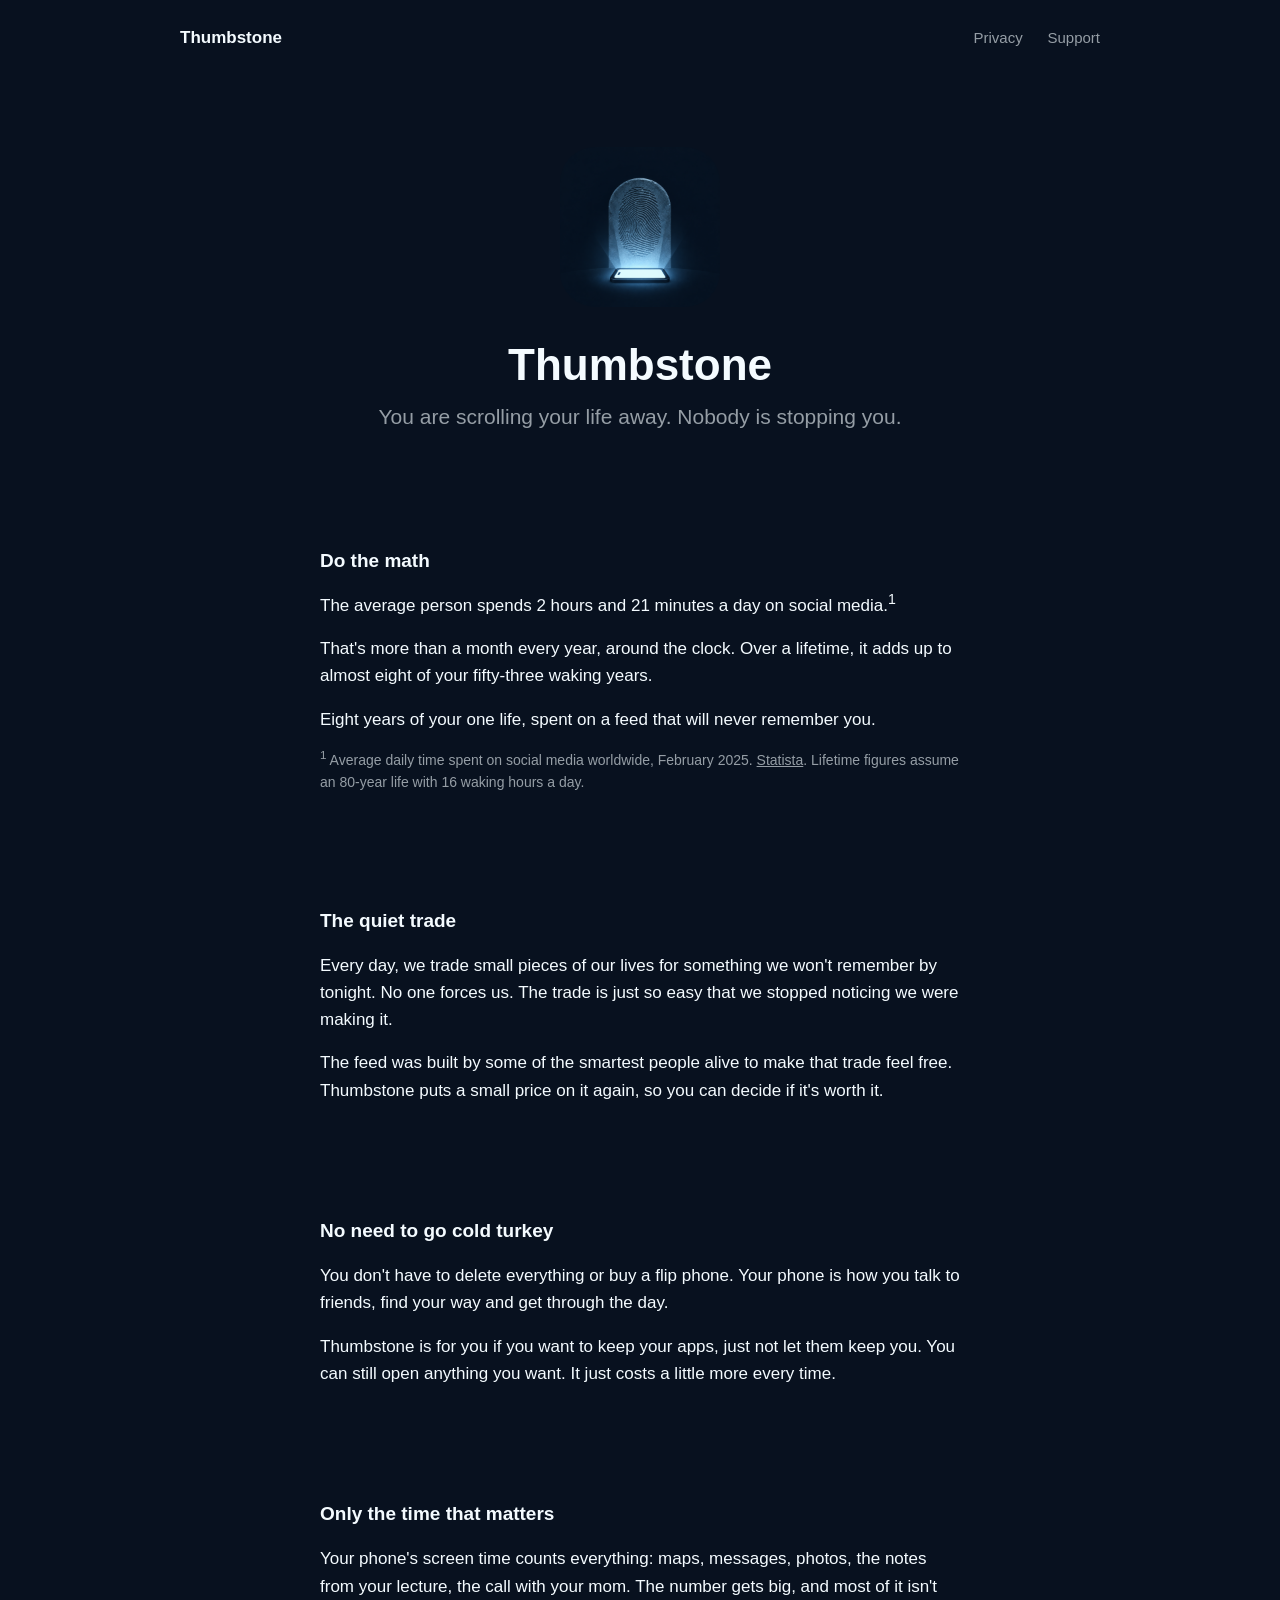
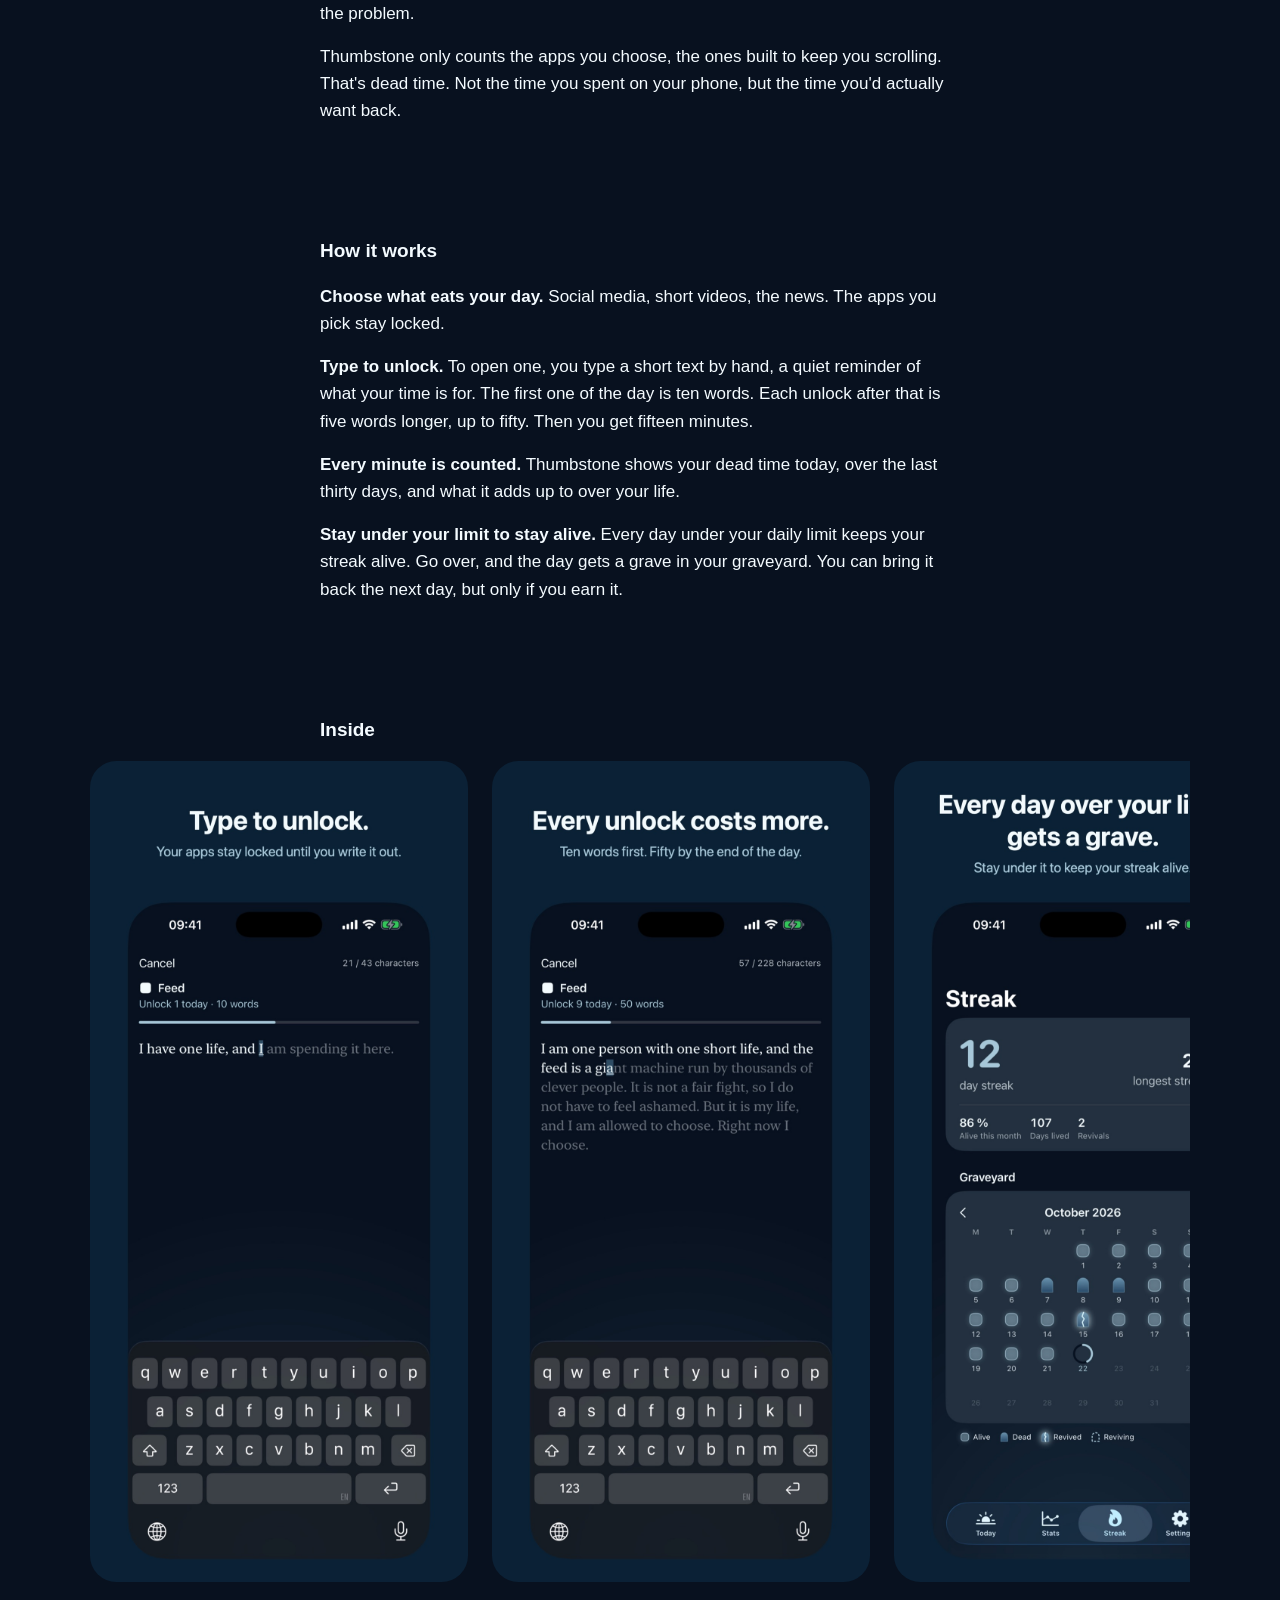
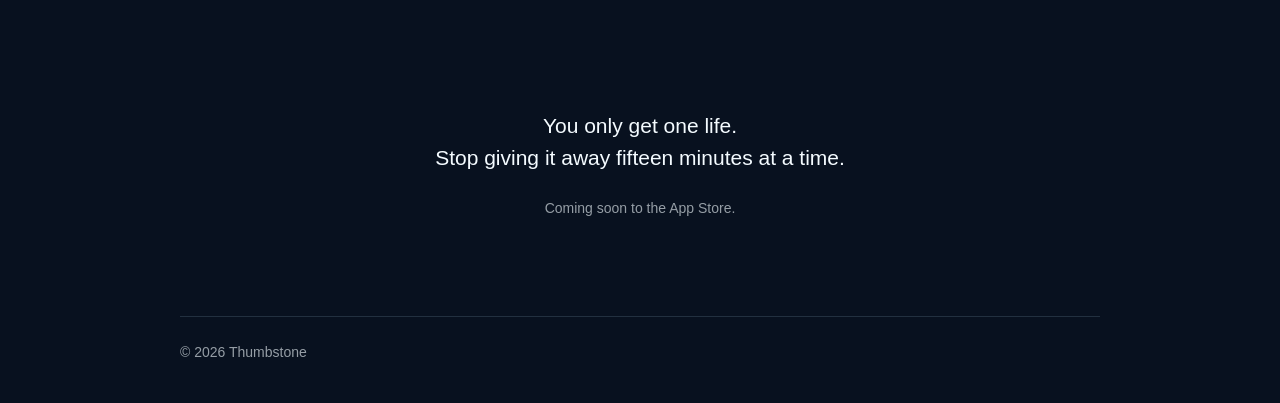
<file: index.html>
<!doctype html>
<html lang="en">
<head>
  <meta charset="utf-8">
  <meta name="viewport" content="width=device-width, initial-scale=1">
  <title>Thumbstone</title>
  <meta name="description" content="Keep your apps without letting them keep you. Thumbstone locks the apps that eat your day: type to unlock, and see what your scrolling adds up to.">
  <meta name="theme-color" content="#08111f">
  <!-- Open Graph needs absolute URLs, so these point at the live site. -->
  <meta property="og:type" content="website">
  <meta property="og:title" content="Thumbstone">
  <meta property="og:description" content="Keep your apps without letting them keep you. Thumbstone locks the apps that eat your day: type to unlock, and see what your scrolling adds up to.">
  <meta property="og:url" content="https://milleeklof.github.io/thumbstone-site/">
  <meta property="og:image" content="https://milleeklof.github.io/thumbstone-site/assets/thumbstone-icon.png">
  <meta property="og:image:width" content="480">
  <meta property="og:image:height" content="480">
  <meta name="twitter:card" content="summary">
  <link rel="icon" type="image/png" href="assets/thumbstone-icon.png">
  <link rel="apple-touch-icon" href="assets/thumbstone-icon.png">
  <link rel="stylesheet" href="style.css">
</head>
<body>
  <div class="page">
    <header>
      <a class="home" href="index.html">Thumbstone</a>
      <nav>
        <a href="privacy/index.html">Privacy</a>
        <a href="support/index.html">Support</a>
      </nav>
    </header>

    <main>
      <section class="intro">
        <img class="app-icon" src="assets/thumbstone-icon.png" alt="Thumbstone app icon" width="160" height="160">
        <h1>Thumbstone</h1>
        <p class="tagline">You are scrolling your life away. Nobody is stopping you.</p>
      </section>

      <section class="section narrow">
        <h2>Do the math</h2>
        <p>The average person spends 2 hours and 21 minutes a day on social media.<sup>1</sup></p>
        <p>That's more than a month every year, around the clock. Over a lifetime, it adds up to almost eight of your fifty-three waking years.</p>
        <p>Eight years of your one life, spent on a feed that will never remember you.</p>
        <p class="footnote"><sup>1</sup> Average daily time spent on social media worldwide, February 2025. <a href="https://www.statista.com/statistics/433871/daily-social-media-usage-worldwide/" target="_blank" rel="noopener">Statista</a>. Lifetime figures assume an 80-year life with 16 waking hours a day.</p>
      </section>

      <section class="section narrow">
        <h2>The quiet trade</h2>
        <p>Every day, we trade small pieces of our lives for something we won't remember by tonight. No one forces us. The trade is just so easy that we stopped noticing we were making it.</p>
        <p>The feed was built by some of the smartest people alive to make that trade feel free. Thumbstone puts a small price on it again, so you can decide if it's worth it.</p>
      </section>

      <section class="section narrow">
        <h2>No need to go cold turkey</h2>
        <p>You don't have to delete everything or buy a flip phone. Your phone is how you talk to friends, find your way and get through the day.</p>
        <p>Thumbstone is for you if you want to keep your apps, just not let them keep you. You can still open anything you want. It just costs a little more every time.</p>
      </section>

      <section class="section narrow">
        <h2>Only the time that matters</h2>
        <p>Your phone's screen time counts everything: maps, messages, photos, the notes from your lecture, the call with your mom. The number gets big, and most of it isn't the problem.</p>
        <p>Thumbstone only counts the apps you choose, the ones built to keep you scrolling. That's dead time. Not the time you spent on your phone, but the time you'd actually want back.</p>
      </section>

      <section class="section narrow">
        <h2>How it works</h2>
        <p><strong>Choose what eats your day.</strong> Social media, short videos, the news. The apps you pick stay locked.</p>
        <p><strong>Type to unlock.</strong> To open one, you type a short text by hand, a quiet reminder of what your time is for. The first one of the day is ten words. Each unlock after that is five words longer, up to fifty. Then you get fifteen minutes.</p>
        <p><strong>Every minute is counted.</strong> Thumbstone shows your dead time today, over the last thirty days, and what it adds up to over your life.</p>
        <p><strong>Stay under your limit to stay alive.</strong> Every day under your daily limit keeps your streak alive. Go over, and the day gets a grave in your graveyard. You can bring it back the next day, but only if you earn it.</p>
      </section>

      <section class="section">
        <div class="narrow">
          <h2>Inside</h2>
        </div>
        <!-- Screenshots live in assets/screenshots/ (1000 × 2172 JPEG, the App Store images from
             thumbstone-appstore-images/edited, heading included). To add one, add another <figure>. -->
        <div class="gallery" tabindex="0" aria-label="Screenshots">
          <figure>
            <img src="assets/screenshots/1-typing-short.jpg" width="1000" height="2172" alt="Type to unlock. Your apps stay locked until you write it out. The unlock screen for the first unlock of the day, ten words: “I have one life, and I am spending it here.” half typed above the keyboard.">
          </figure>
          <figure>
            <img src="assets/screenshots/2-typing-long.jpg" width="1000" height="2172" alt="Every unlock costs more. Ten words first. Fifty by the end of the day. The unlock screen for the ninth unlock of the day: a fifty word text, a quarter typed, about the feed being a giant machine run by thousands of clever people.">
          </figure>
          <figure>
            <img src="assets/screenshots/3-graveyard.jpg" width="1000" height="2172" loading="lazy" alt="Every day over your limit gets a grave. Stay under it to keep your streak alive. The streak screen: a 12-day streak, and a graveyard calendar for the month where days over the limit are marked with graves.">
          </figure>
          <figure>
            <img src="assets/screenshots/4-dashboard.jpg" width="1000" height="2172" loading="lazy" alt="Only the time that matters. Dead time counts just the apps you choose. The stats screen: dead time this week, month and year, and a bar chart of the last 30 days with a dashed line for the daily limit.">
          </figure>
          <figure>
            <img src="assets/screenshots/5-lifetime.jpg" width="1000" height="2172" loading="lazy" alt="See what it adds up to. Your scrolling, measured in years of your life. The stats screen: the share of waking time being scrolled away, and what it adds up to per year and over a whole life.">
          </figure>
          <figure>
            <img src="assets/screenshots/6-widgets.jpg" width="1000" height="2172" loading="lazy" alt="Always in sight. Your dead time and streak, right on your home screen. An iPhone home screen with four Thumbstone widgets: dead time today, the streak, the streak next to the month's graveyard, and the last 30 days of dead time.">
          </figure>
        </div>
      </section>

      <section class="section narrow closing">
        <p>You only get one life.<br>Stop giving it away fifteen minutes at a time.</p>
        <p class="muted">Coming soon to the App Store.</p>
        <!-- App Store button goes here once the app is live. -->
      </section>
    </main>

    <footer>© 2026 Thumbstone</footer>
  </div>
</body>
</html>
</file>
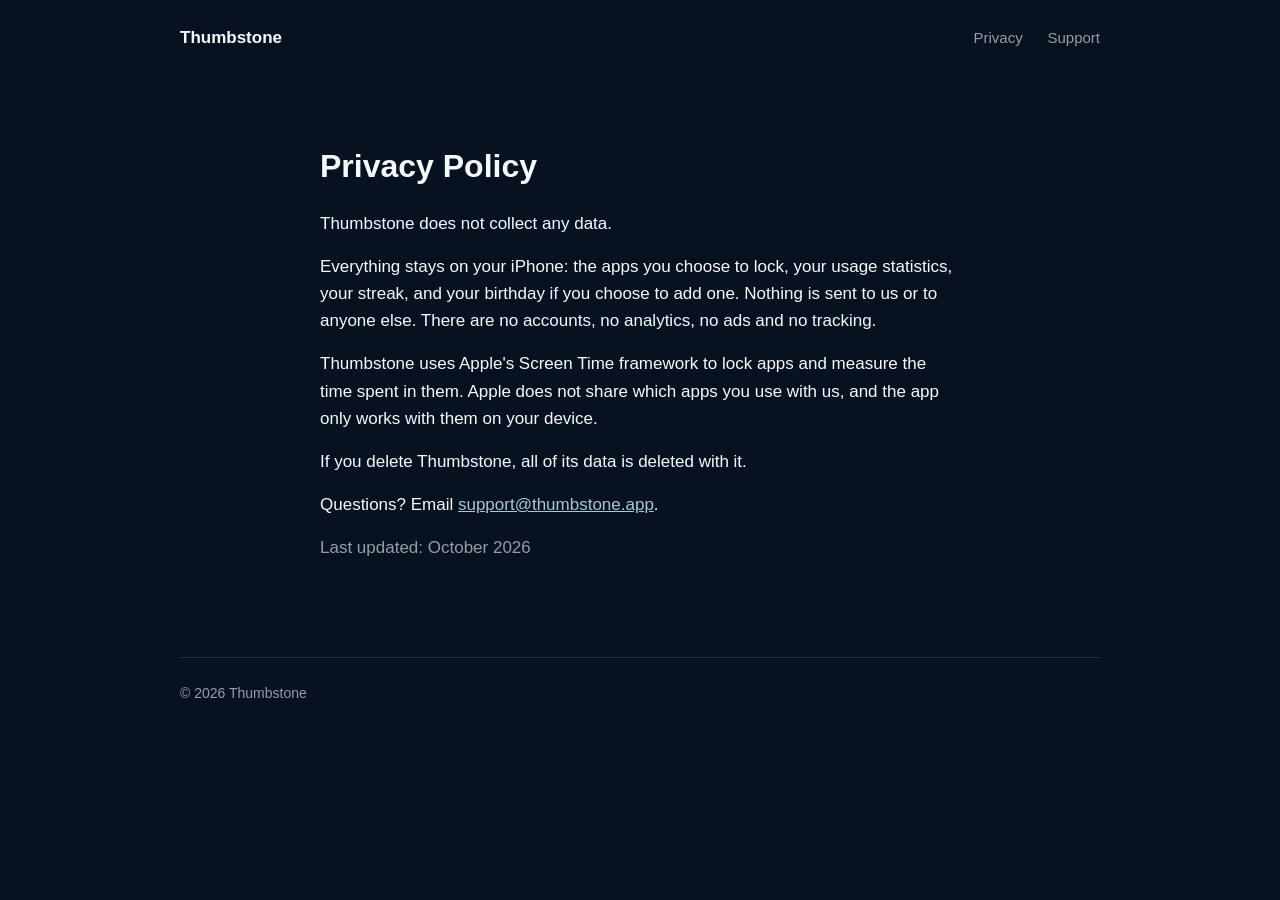
<file: privacy/index.html>
<!doctype html>
<html lang="en">
<head>
  <meta charset="utf-8">
  <meta name="viewport" content="width=device-width, initial-scale=1">
  <title>Privacy Policy – Thumbstone</title>
  <meta name="description" content="Thumbstone does not collect any data. Everything stays on your iPhone.">
  <meta name="theme-color" content="#08111f">
  <link rel="icon" type="image/png" href="../assets/thumbstone-icon.png">
  <link rel="apple-touch-icon" href="../assets/thumbstone-icon.png">
  <link rel="stylesheet" href="../style.css">
</head>
<body>
  <div class="page">
    <header>
      <a class="home" href="../index.html">Thumbstone</a>
      <nav>
        <a href="index.html" aria-current="page">Privacy</a>
        <a href="../support/index.html">Support</a>
      </nav>
    </header>

    <main class="narrow">
      <h1>Privacy Policy</h1>

      <p>Thumbstone does not collect any data.</p>

      <p>Everything stays on your iPhone: the apps you choose to lock, your usage statistics, your streak, and your birthday if you choose to add one. Nothing is sent to us or to anyone else. There are no accounts, no analytics, no ads and no tracking.</p>

      <p>Thumbstone uses Apple's Screen Time framework to lock apps and measure the time spent in them. Apple does not share which apps you use with us, and the app only works with them on your device.</p>

      <p>If you delete Thumbstone, all of its data is deleted with it.</p>

      <p>Questions? Email <a href="mailto:support@thumbstone.app">support@thumbstone.app</a>.</p>

      <p class="muted">Last updated: October 2026</p>
    </main>

    <footer>© 2026 Thumbstone</footer>
  </div>
</body>
</html>
</file>
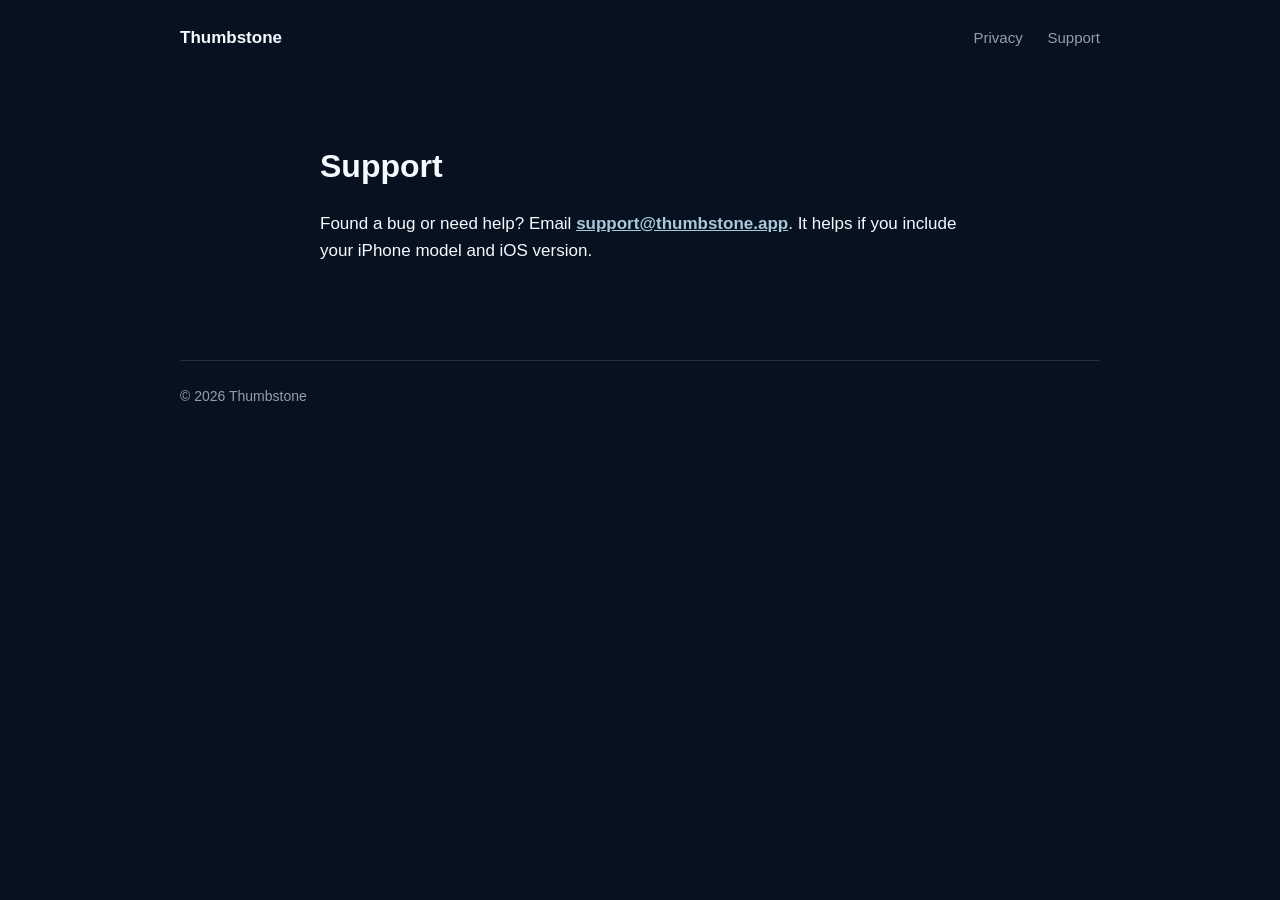
<file: support/index.html>
<!doctype html>
<html lang="en">
<head>
  <meta charset="utf-8">
  <meta name="viewport" content="width=device-width, initial-scale=1">
  <title>Support – Thumbstone</title>
  <meta name="description" content="Get help with Thumbstone.">
  <meta name="theme-color" content="#08111f">
  <link rel="icon" type="image/png" href="../assets/thumbstone-icon.png">
  <link rel="apple-touch-icon" href="../assets/thumbstone-icon.png">
  <link rel="stylesheet" href="../style.css">
</head>
<body>
  <div class="page">
    <header>
      <a class="home" href="../index.html">Thumbstone</a>
      <nav>
        <a href="../privacy/index.html">Privacy</a>
        <a href="index.html" aria-current="page">Support</a>
      </nav>
    </header>

    <main class="narrow">
      <h1>Support</h1>

      <p>Found a bug or need help? Email <a href="mailto:support@thumbstone.app"><strong>support@thumbstone.app</strong></a>. It helps if you include your iPhone model and iOS version.</p>
    </main>

    <footer>© 2026 Thumbstone</footer>
  </div>
</body>
</html>
</file>
<file: style.css>
/* Colors from the app's Palette (Shared/Palette.swift) */
:root {
  --night: #08111f;
  --hill: #22303f;
  --skull: #f4fbff;
  --faded: rgba(244, 251, 255, 0.6);
  --beam-light: #a6c8d8;
}

* {
  box-sizing: border-box;
}

html {
  background: var(--night);
  color: var(--skull);
  font-family: -apple-system, BlinkMacSystemFont, "Segoe UI", sans-serif;
  font-size: 17px;
  line-height: 1.6;
  -webkit-text-size-adjust: 100%;
}

body {
  margin: 0;
}

.page {
  max-width: 960px;
  margin: 0 auto;
  padding: 0 20px;
}

a {
  color: var(--beam-light);
}

header {
  display: flex;
  justify-content: space-between;
  align-items: baseline;
  padding: 24px 0;
}

header a {
  text-decoration: none;
}

header .home {
  color: var(--skull);
  font-weight: 600;
}

header nav a {
  color: var(--faded);
  font-size: 15px;
  margin-left: 20px;
}

header nav a:hover,
header .home:hover {
  color: var(--skull);
}

main {
  padding: 48px 0 80px;
}

/* Text stays in a narrow column; header, footer and screenshots use the full width. */
.narrow,
.intro {
  max-width: 640px;
  margin: 0 auto;
}

h1 {
  font-size: 32px;
  line-height: 1.2;
  margin: 0 0 24px;
}

h2 {
  font-size: 19px;
  margin: 48px 0 16px;
}

h3 {
  font-size: 17px;
  margin: 28px 0 4px;
}

p {
  margin: 0 0 16px;
}

h3 + p {
  color: var(--faded);
}

.muted {
  color: var(--faded);
}

footer {
  border-top: 1px solid var(--hill);
  padding: 24px 0 40px;
  color: var(--faded);
  font-size: 14px;
}

/* Landing page */

.intro {
  text-align: center;
}

.app-icon {
  display: block;
  width: 160px;
  height: 160px;
  border-radius: 22%;
  margin: 0 auto 32px;
}

.intro h1 {
  margin-bottom: 8px;
}

.tagline {
  color: var(--faded);
  font-size: 19px;
  margin: 0;
}

.section {
  margin-top: 112px;
}

.section h2 {
  margin-top: 0;
}

/* Gallery: a horizontal row of phone screenshots, wider than the text column. Add a <figure> to add an image. */
.gallery {
  --gallery-width: min(1100px, 100vw - 40px);
  width: var(--gallery-width);
  margin-left: calc(50% - var(--gallery-width) / 2);
  display: flex;
  gap: 24px;
  overflow-x: auto;
  scroll-snap-type: x mandatory;
  padding-bottom: 16px;
  scrollbar-width: thin;
  scrollbar-color: var(--hill) transparent;
}

.gallery::-webkit-scrollbar {
  height: 6px;
}

.gallery::-webkit-scrollbar-thumb {
  background: var(--hill);
  border-radius: 3px;
}

.gallery:focus-visible {
  outline: 1px solid var(--beam-light);
  outline-offset: 6px;
}

.gallery figure {
  /* About two in view on desktop, but never taller than the window. */
  flex: 0 0 min((100% - 48px) / 2.2, 42vh);
  margin: 0;
  scroll-snap-align: start;
  container-type: inline-size;
}

.gallery img {
  display: block;
  width: 100%;
  height: auto;
  border-radius: 28px;
  border-radius: 7cqi;
}

.gallery figcaption {
  margin-top: 12px;
  color: var(--faded);
  font-size: 14px;
}

/* Source notes under a section: the same small, muted text as the image captions. */
.footnote {
  margin-top: 12px;
  color: var(--faded);
  font-size: 14px;
}

.footnote a {
  color: inherit;
  text-decoration: underline;
}

/* Footnote marks don't push the line apart. */
sup {
  line-height: 0;
}

.closing {
  text-align: center;
}

.closing p:first-child {
  font-size: 21px;
  line-height: 1.5;
  margin-bottom: 24px;
}

.closing .muted {
  font-size: 14px;
}

@media (min-width: 720px) {
  main {
    padding-top: 72px;
  }

  .intro h1 {
    font-size: 44px;
  }

  .tagline {
    font-size: 21px;
  }
}

@media (max-width: 560px) {
  main {
    padding-top: 24px;
  }

  .section {
    margin-top: 80px;
  }

  /* One image nearly full width, with the next one peeking in. */
  .gallery figure {
    flex-basis: 82%;
  }
}
</file>
